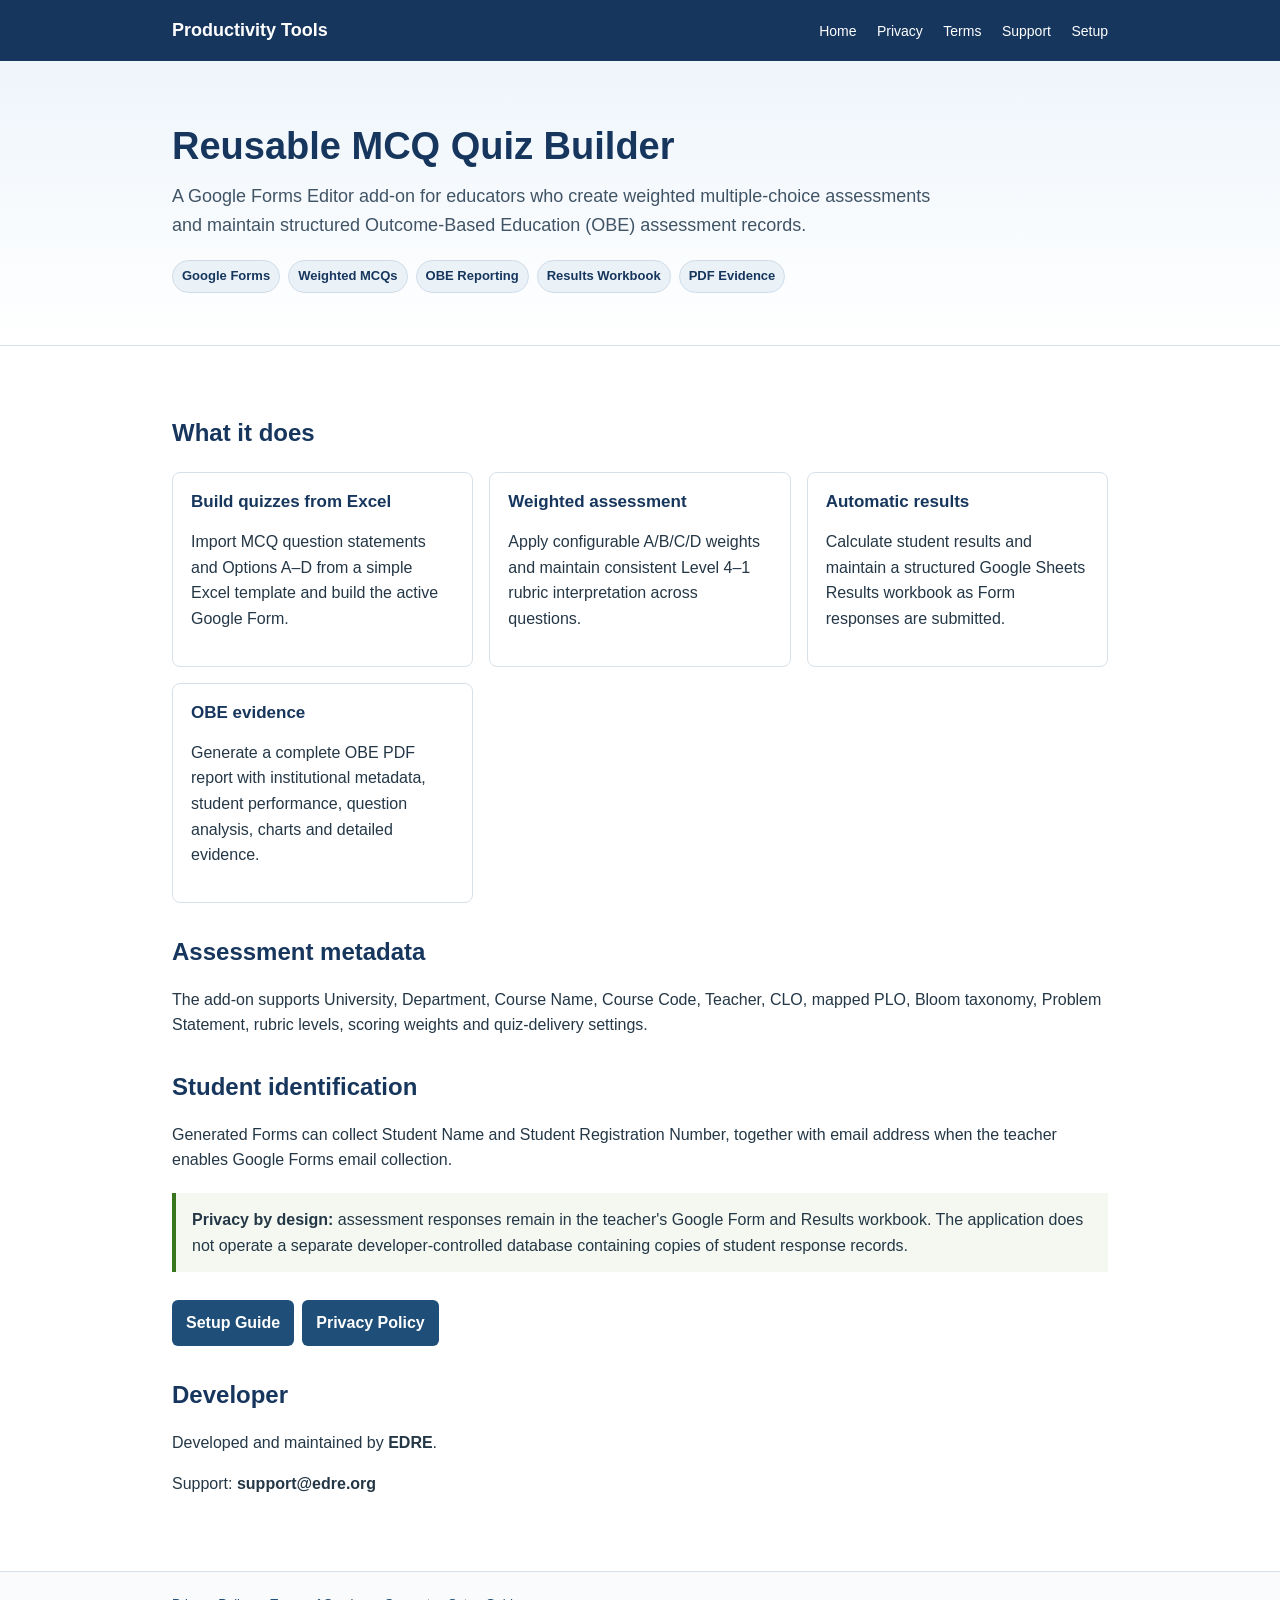
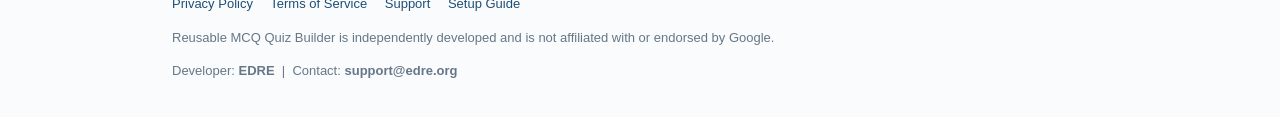
<file: index.html>
<!doctype html>
<html lang="en">
<head>
<meta charset="utf-8">
<meta name="viewport" content="width=device-width,initial-scale=1">
<meta name="description" content="Google Forms Editor add-on for weighted MCQ assessments and OBE record keeping.">
<title>Reusable MCQ Quiz Builder | Productivity Tools</title>
<link rel="stylesheet" href="style.css">
</head>
<body>
<header><div class="topbar">
<div class="brand">Productivity Tools</div>
<nav aria-label="Primary">
<a href="index.html">Home</a>
<a href="privacy.html">Privacy</a>
<a href="terms.html">Terms</a>
<a href="support.html">Support</a>
<a href="setup.html">Setup</a>
</nav>
</div></header>

<section class="hero"><div class="hero-inner">
<h1>Reusable MCQ Quiz Builder</h1>
<p>A Google Forms Editor add-on for educators who create weighted multiple-choice assessments and maintain structured Outcome-Based Education (OBE) assessment records.</p>
<div class="badges"><span class="badge">Google Forms</span><span class="badge">Weighted MCQs</span><span class="badge">OBE Reporting</span><span class="badge">Results Workbook</span><span class="badge">PDF Evidence</span></div>
</div></section>
<main>
<h2>What it does</h2>
<div class="card-grid">
<div class="card"><h3>Build quizzes from Excel</h3><p>Import MCQ question statements and Options A–D from a simple Excel template and build the active Google Form.</p></div>
<div class="card"><h3>Weighted assessment</h3><p>Apply configurable A/B/C/D weights and maintain consistent Level 4–1 rubric interpretation across questions.</p></div>
<div class="card"><h3>Automatic results</h3><p>Calculate student results and maintain a structured Google Sheets Results workbook as Form responses are submitted.</p></div>
<div class="card"><h3>OBE evidence</h3><p>Generate a complete OBE PDF report with institutional metadata, student performance, question analysis, charts and detailed evidence.</p></div>
</div>
<h2>Assessment metadata</h2>
<p>The add-on supports University, Department, Course Name, Course Code, Teacher, CLO, mapped PLO, Bloom taxonomy, Problem Statement, rubric levels, scoring weights and quiz-delivery settings.</p>
<h2>Student identification</h2>
<p>Generated Forms can collect Student Name and Student Registration Number, together with email address when the teacher enables Google Forms email collection.</p>
<div class="notice"><strong>Privacy by design:</strong> assessment responses remain in the teacher's Google Form and Results workbook. The application does not operate a separate developer-controlled database containing copies of student response records.</div>
<p><a class="btn" href="setup.html">Setup Guide</a><a class="btn" href="privacy.html">Privacy Policy</a></p>
<h2>Developer</h2>
<p>Developed and maintained by <strong>EDRE</strong>.</p>
<p>Support: <strong>support@edre.org</strong></p>
</main>

<footer><div class="footer-inner">
<div class="footer-links">
<a href="privacy.html">Privacy Policy</a>
<a href="terms.html">Terms of Service</a>
<a href="support.html">Support</a>
<a href="setup.html">Setup Guide</a>
</div>
<p>Reusable MCQ Quiz Builder is independently developed and is not affiliated with or endorsed by Google.</p>
<p>Developer: <strong>EDRE</strong> &nbsp;|&nbsp; Contact: <strong>support@edre.org</strong></p>
</div></footer>
</body></html>
</file>
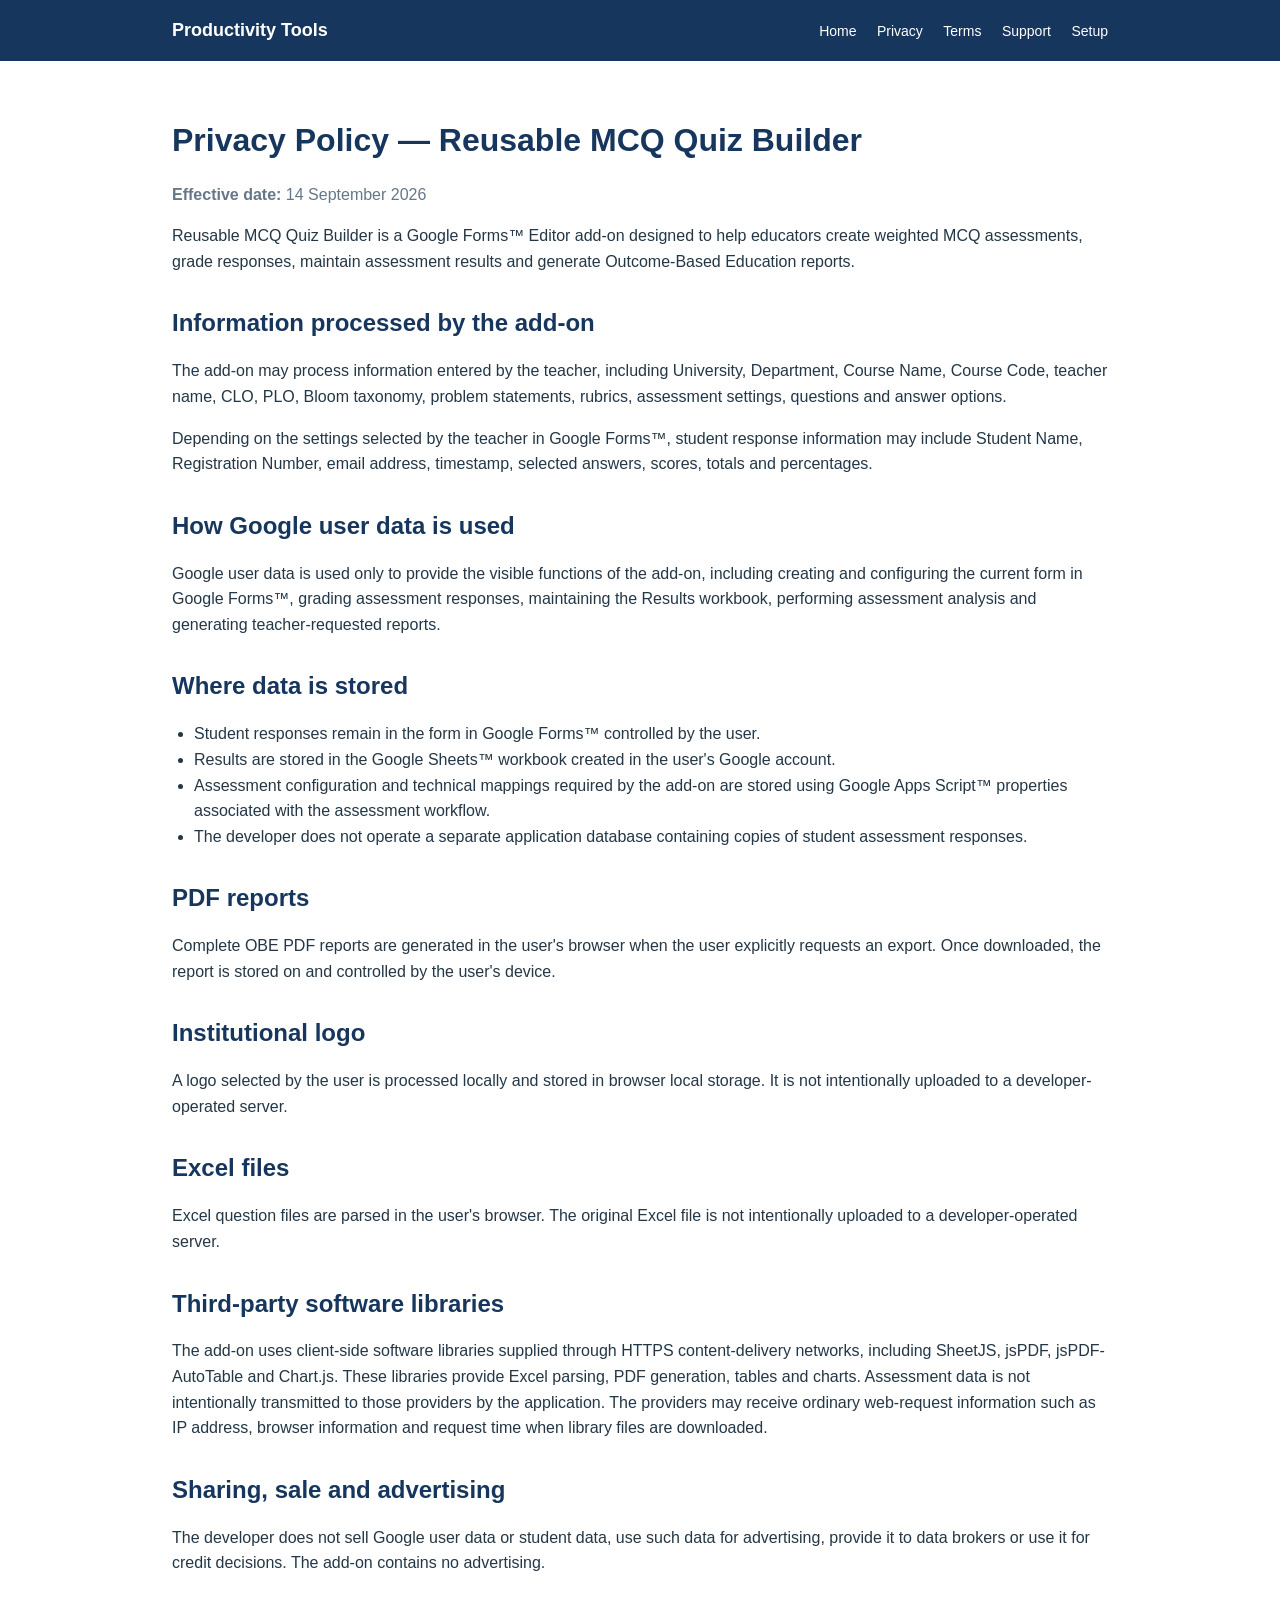
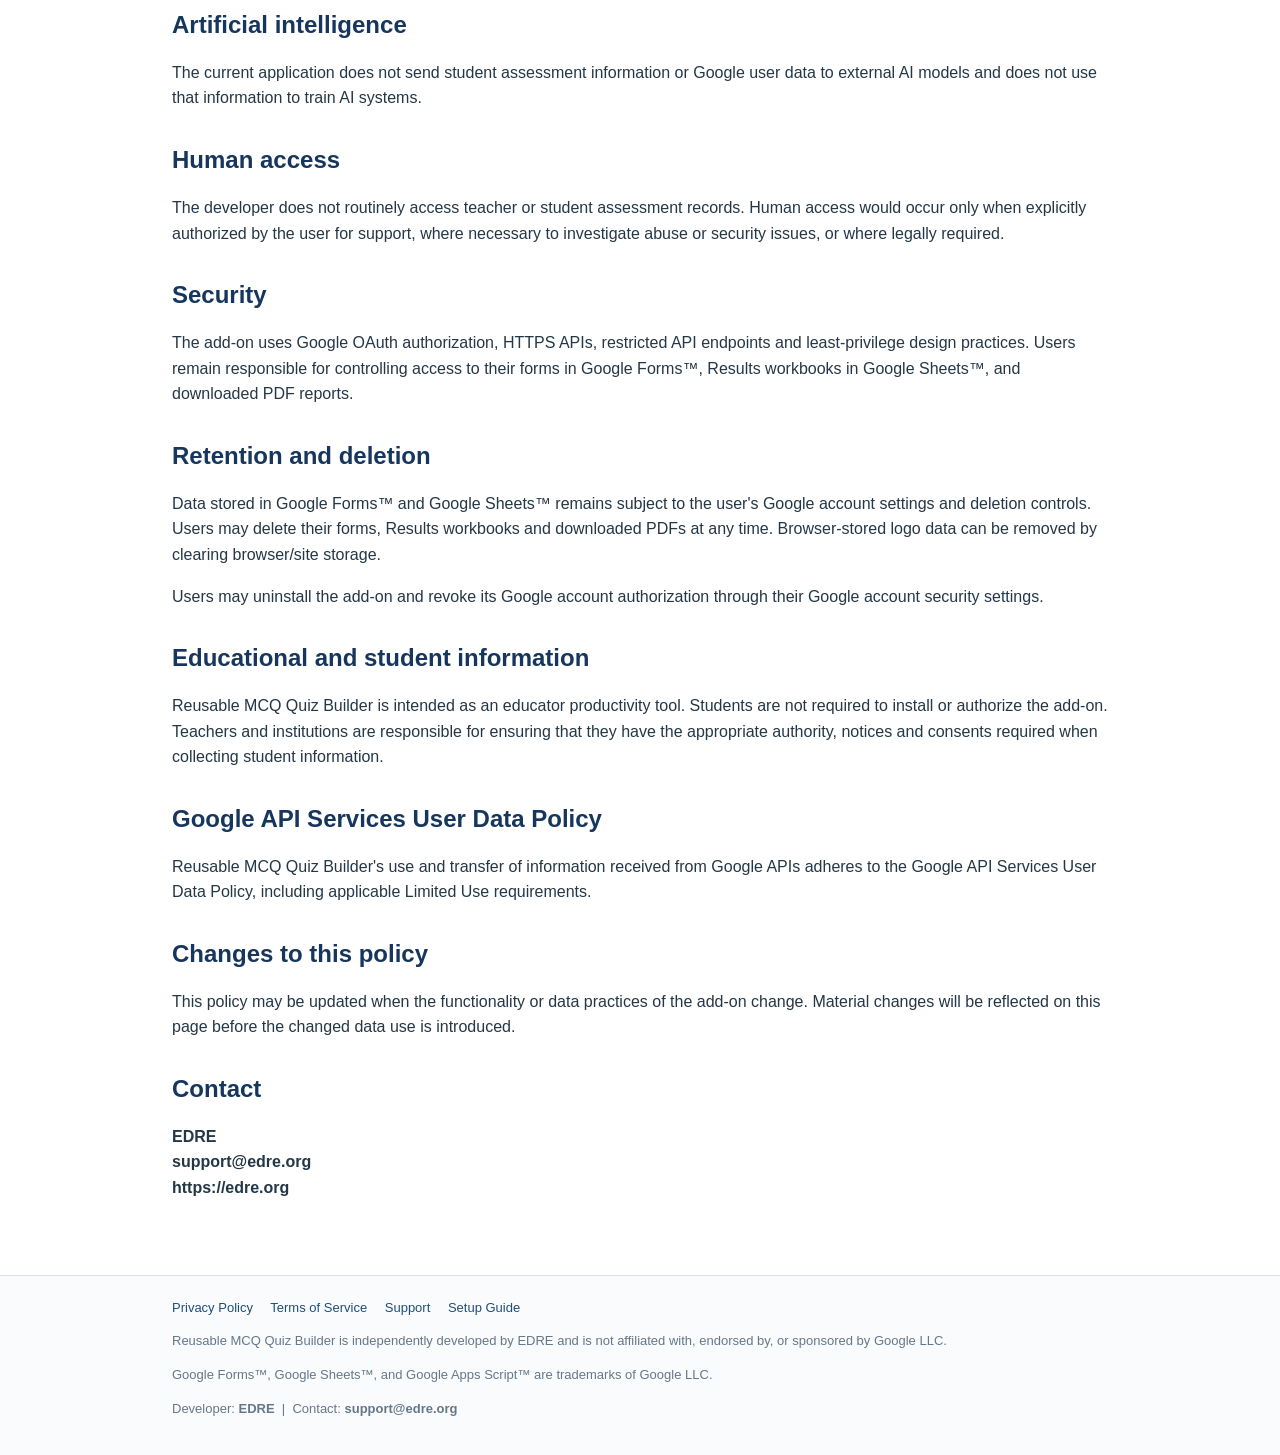
<file: privacy.html>
<!doctype html>
<html lang="en">
<head>
<meta charset="utf-8">
<meta name="viewport" content="width=device-width,initial-scale=1">
<meta name="description" content="Privacy Policy for Reusable MCQ Quiz Builder.">
<title>Privacy Policy | Reusable MCQ Quiz Builder</title>
<link rel="stylesheet" href="style.css">
</head>

<body>

<header>
<div class="topbar">
<div class="brand">Productivity Tools</div>

<nav aria-label="Primary">
<a href="index.html">Home</a>
<a href="privacy.html">Privacy</a>
<a href="terms.html">Terms</a>
<a href="support.html">Support</a>
<a href="setup.html">Setup</a>
</nav>
</div>
</header>

<main>

<h1>Privacy Policy — Reusable MCQ Quiz Builder</h1>

<p class="muted">
<strong>Effective date:</strong> 14 September 2026
</p>

<p>
Reusable MCQ Quiz Builder is a Google Forms™ Editor add-on designed to help educators create weighted MCQ assessments, grade responses, maintain assessment results and generate Outcome-Based Education reports.
</p>

<h2>Information processed by the add-on</h2>

<p>
The add-on may process information entered by the teacher, including University, Department, Course Name, Course Code, teacher name, CLO, PLO, Bloom taxonomy, problem statements, rubrics, assessment settings, questions and answer options.
</p>

<p>
Depending on the settings selected by the teacher in Google Forms™, student response information may include Student Name, Registration Number, email address, timestamp, selected answers, scores, totals and percentages.
</p>

<h2>How Google user data is used</h2>

<p>
Google user data is used only to provide the visible functions of the add-on, including creating and configuring the current form in Google Forms™, grading assessment responses, maintaining the Results workbook, performing assessment analysis and generating teacher-requested reports.
</p>

<h2>Where data is stored</h2>

<ul>
<li>Student responses remain in the form in Google Forms™ controlled by the user.</li>
<li>Results are stored in the Google Sheets™ workbook created in the user's Google account.</li>
<li>Assessment configuration and technical mappings required by the add-on are stored using Google Apps Script™ properties associated with the assessment workflow.</li>
<li>The developer does not operate a separate application database containing copies of student assessment responses.</li>
</ul>

<h2>PDF reports</h2>

<p>
Complete OBE PDF reports are generated in the user's browser when the user explicitly requests an export. Once downloaded, the report is stored on and controlled by the user's device.
</p>

<h2>Institutional logo</h2>

<p>
A logo selected by the user is processed locally and stored in browser local storage. It is not intentionally uploaded to a developer-operated server.
</p>

<h2>Excel files</h2>

<p>
Excel question files are parsed in the user's browser. The original Excel file is not intentionally uploaded to a developer-operated server.
</p>

<h2>Third-party software libraries</h2>

<p>
The add-on uses client-side software libraries supplied through HTTPS content-delivery networks, including SheetJS, jsPDF, jsPDF-AutoTable and Chart.js. These libraries provide Excel parsing, PDF generation, tables and charts. Assessment data is not intentionally transmitted to those providers by the application. The providers may receive ordinary web-request information such as IP address, browser information and request time when library files are downloaded.
</p>

<h2>Sharing, sale and advertising</h2>

<p>
The developer does not sell Google user data or student data, use such data for advertising, provide it to data brokers or use it for credit decisions. The add-on contains no advertising.
</p>

<h2>Artificial intelligence</h2>

<p>
The current application does not send student assessment information or Google user data to external AI models and does not use that information to train AI systems.
</p>

<h2>Human access</h2>

<p>
The developer does not routinely access teacher or student assessment records. Human access would occur only when explicitly authorized by the user for support, where necessary to investigate abuse or security issues, or where legally required.
</p>

<h2>Security</h2>

<p>
The add-on uses Google OAuth authorization, HTTPS APIs, restricted API endpoints and least-privilege design practices. Users remain responsible for controlling access to their forms in Google Forms™, Results workbooks in Google Sheets™, and downloaded PDF reports.
</p>

<h2>Retention and deletion</h2>

<p>
Data stored in Google Forms™ and Google Sheets™ remains subject to the user's Google account settings and deletion controls. Users may delete their forms, Results workbooks and downloaded PDFs at any time. Browser-stored logo data can be removed by clearing browser/site storage.
</p>

<p>
Users may uninstall the add-on and revoke its Google account authorization through their Google account security settings.
</p>

<h2>Educational and student information</h2>

<p>
Reusable MCQ Quiz Builder is intended as an educator productivity tool. Students are not required to install or authorize the add-on. Teachers and institutions are responsible for ensuring that they have the appropriate authority, notices and consents required when collecting student information.
</p>

<h2>Google API Services User Data Policy</h2>

<p>
Reusable MCQ Quiz Builder's use and transfer of information received from Google APIs adheres to the Google API Services User Data Policy, including applicable Limited Use requirements.
</p>

<h2>Changes to this policy</h2>

<p>
This policy may be updated when the functionality or data practices of the add-on change. Material changes will be reflected on this page before the changed data use is introduced.
</p>

<h2>Contact</h2>

<p>
<strong>EDRE</strong><br>
<strong>support@edre.org</strong><br>
<strong>https://edre.org</strong>
</p>

</main>

<footer>
<div class="footer-inner">

<div class="footer-links">
<a href="privacy.html">Privacy Policy</a>
<a href="terms.html">Terms of Service</a>
<a href="support.html">Support</a>
<a href="setup.html">Setup Guide</a>
</div>

<p>
Reusable MCQ Quiz Builder is independently developed by EDRE and is not affiliated with, endorsed by, or sponsored by Google LLC.
</p>

<p>
Google Forms™, Google Sheets™, and Google Apps Script™ are trademarks of Google LLC.
</p>

<p>
Developer: <strong>EDRE</strong>
&nbsp;|&nbsp;
Contact: <strong>support@edre.org</strong>
</p>

</div>
</footer>

</body>
</html>
</file>
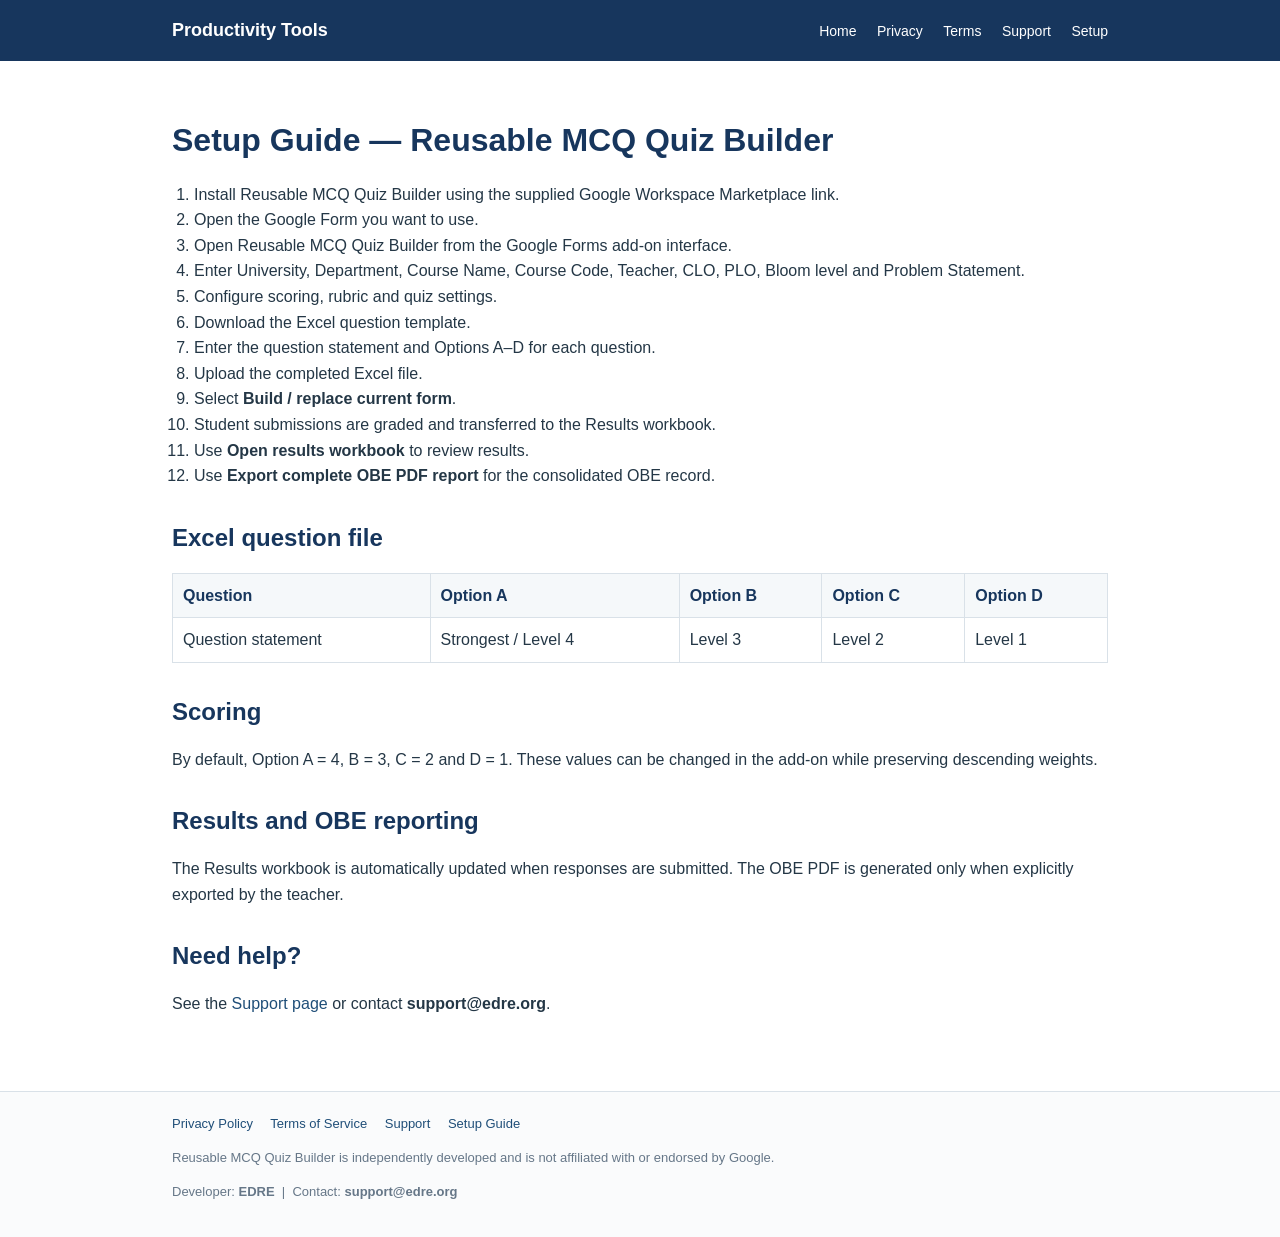
<file: setup.html>
<!doctype html>
<html lang="en">
<head>
<meta charset="utf-8">
<meta name="viewport" content="width=device-width,initial-scale=1">
<meta name="description" content="Setup guide for Reusable MCQ Quiz Builder.">
<title>Setup Guide | Reusable MCQ Quiz Builder</title>
<link rel="stylesheet" href="style.css">
</head>
<body>
<header><div class="topbar">
<div class="brand">Productivity Tools</div>
<nav aria-label="Primary">
<a href="index.html">Home</a>
<a href="privacy.html">Privacy</a>
<a href="terms.html">Terms</a>
<a href="support.html">Support</a>
<a href="setup.html">Setup</a>
</nav>
</div></header>

<main>
<h1>Setup Guide — Reusable MCQ Quiz Builder</h1>
<ol>
<li>Install Reusable MCQ Quiz Builder using the supplied Google Workspace Marketplace link.</li>
<li>Open the Google Form you want to use.</li>
<li>Open Reusable MCQ Quiz Builder from the Google Forms add-on interface.</li>
<li>Enter University, Department, Course Name, Course Code, Teacher, CLO, PLO, Bloom level and Problem Statement.</li>
<li>Configure scoring, rubric and quiz settings.</li>
<li>Download the Excel question template.</li>
<li>Enter the question statement and Options A–D for each question.</li>
<li>Upload the completed Excel file.</li>
<li>Select <strong>Build / replace current form</strong>.</li>
<li>Student submissions are graded and transferred to the Results workbook.</li>
<li>Use <strong>Open results workbook</strong> to review results.</li>
<li>Use <strong>Export complete OBE PDF report</strong> for the consolidated OBE record.</li>
</ol>
<h2>Excel question file</h2>
<table><thead><tr><th>Question</th><th>Option A</th><th>Option B</th><th>Option C</th><th>Option D</th></tr></thead>
<tbody><tr><td>Question statement</td><td>Strongest / Level 4</td><td>Level 3</td><td>Level 2</td><td>Level 1</td></tr></tbody></table>
<h2>Scoring</h2><p>By default, Option A = 4, B = 3, C = 2 and D = 1. These values can be changed in the add-on while preserving descending weights.</p>
<h2>Results and OBE reporting</h2><p>The Results workbook is automatically updated when responses are submitted. The OBE PDF is generated only when explicitly exported by the teacher.</p>
<h2>Need help?</h2><p>See the <a href="support.html">Support page</a> or contact <strong>support@edre.org</strong>.</p>
</main>

<footer><div class="footer-inner">
<div class="footer-links">
<a href="privacy.html">Privacy Policy</a>
<a href="terms.html">Terms of Service</a>
<a href="support.html">Support</a>
<a href="setup.html">Setup Guide</a>
</div>
<p>Reusable MCQ Quiz Builder is independently developed and is not affiliated with or endorsed by Google.</p>
<p>Developer: <strong>EDRE</strong> &nbsp;|&nbsp; Contact: <strong>support@edre.org</strong></p>
</div></footer>
</body></html>
</file>
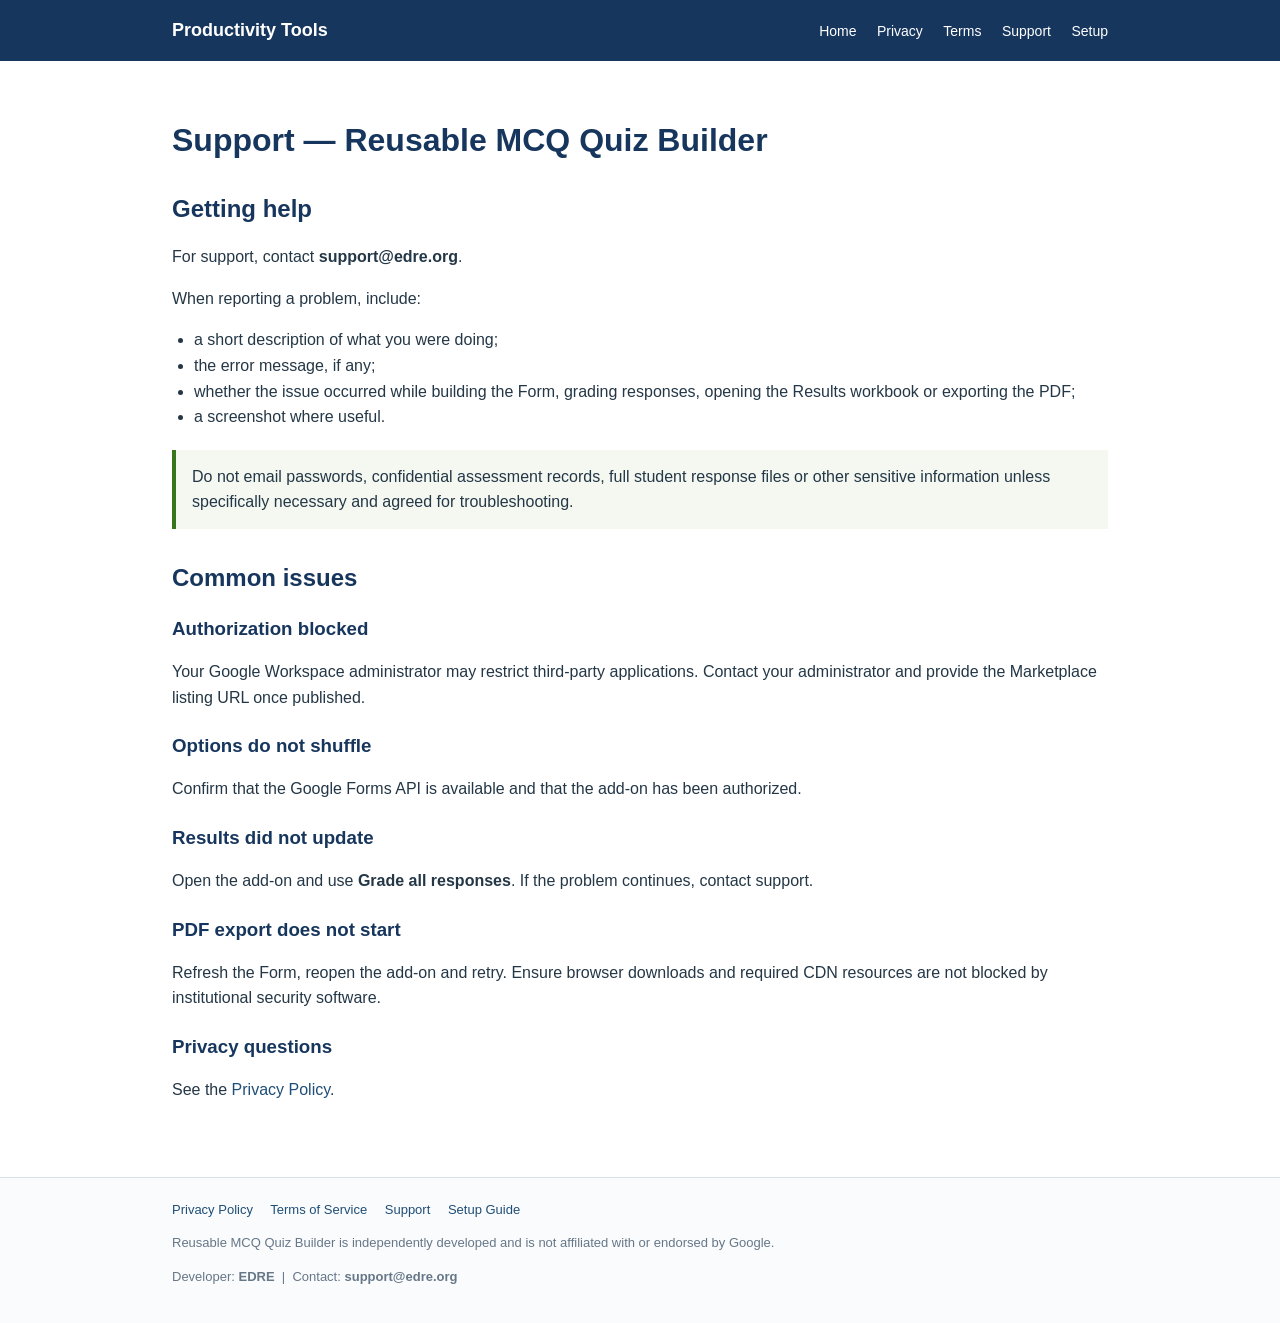
<file: support.html>
<!doctype html>
<html lang="en">
<head>
<meta charset="utf-8">
<meta name="viewport" content="width=device-width,initial-scale=1">
<meta name="description" content="Support information for Reusable MCQ Quiz Builder.">
<title>Support | Reusable MCQ Quiz Builder</title>
<link rel="stylesheet" href="style.css">
</head>
<body>
<header><div class="topbar">
<div class="brand">Productivity Tools</div>
<nav aria-label="Primary">
<a href="index.html">Home</a>
<a href="privacy.html">Privacy</a>
<a href="terms.html">Terms</a>
<a href="support.html">Support</a>
<a href="setup.html">Setup</a>
</nav>
</div></header>

<main>
<h1>Support — Reusable MCQ Quiz Builder</h1>
<h2>Getting help</h2><p>For support, contact <strong>support@edre.org</strong>.</p>
<p>When reporting a problem, include:</p>
<ul><li>a short description of what you were doing;</li><li>the error message, if any;</li><li>whether the issue occurred while building the Form, grading responses, opening the Results workbook or exporting the PDF;</li><li>a screenshot where useful.</li></ul>
<div class="notice">Do not email passwords, confidential assessment records, full student response files or other sensitive information unless specifically necessary and agreed for troubleshooting.</div>
<h2>Common issues</h2>
<h3>Authorization blocked</h3><p>Your Google Workspace administrator may restrict third-party applications. Contact your administrator and provide the Marketplace listing URL once published.</p>
<h3>Options do not shuffle</h3><p>Confirm that the Google Forms API is available and that the add-on has been authorized.</p>
<h3>Results did not update</h3><p>Open the add-on and use <strong>Grade all responses</strong>. If the problem continues, contact support.</p>
<h3>PDF export does not start</h3><p>Refresh the Form, reopen the add-on and retry. Ensure browser downloads and required CDN resources are not blocked by institutional security software.</p>
<h3>Privacy questions</h3><p>See the <a href="privacy.html">Privacy Policy</a>.</p>
</main>

<footer><div class="footer-inner">
<div class="footer-links">
<a href="privacy.html">Privacy Policy</a>
<a href="terms.html">Terms of Service</a>
<a href="support.html">Support</a>
<a href="setup.html">Setup Guide</a>
</div>
<p>Reusable MCQ Quiz Builder is independently developed and is not affiliated with or endorsed by Google.</p>
<p>Developer: <strong>EDRE</strong> &nbsp;|&nbsp; Contact: <strong>support@edre.org</strong></p>
</div></footer>
</body></html>
</file>
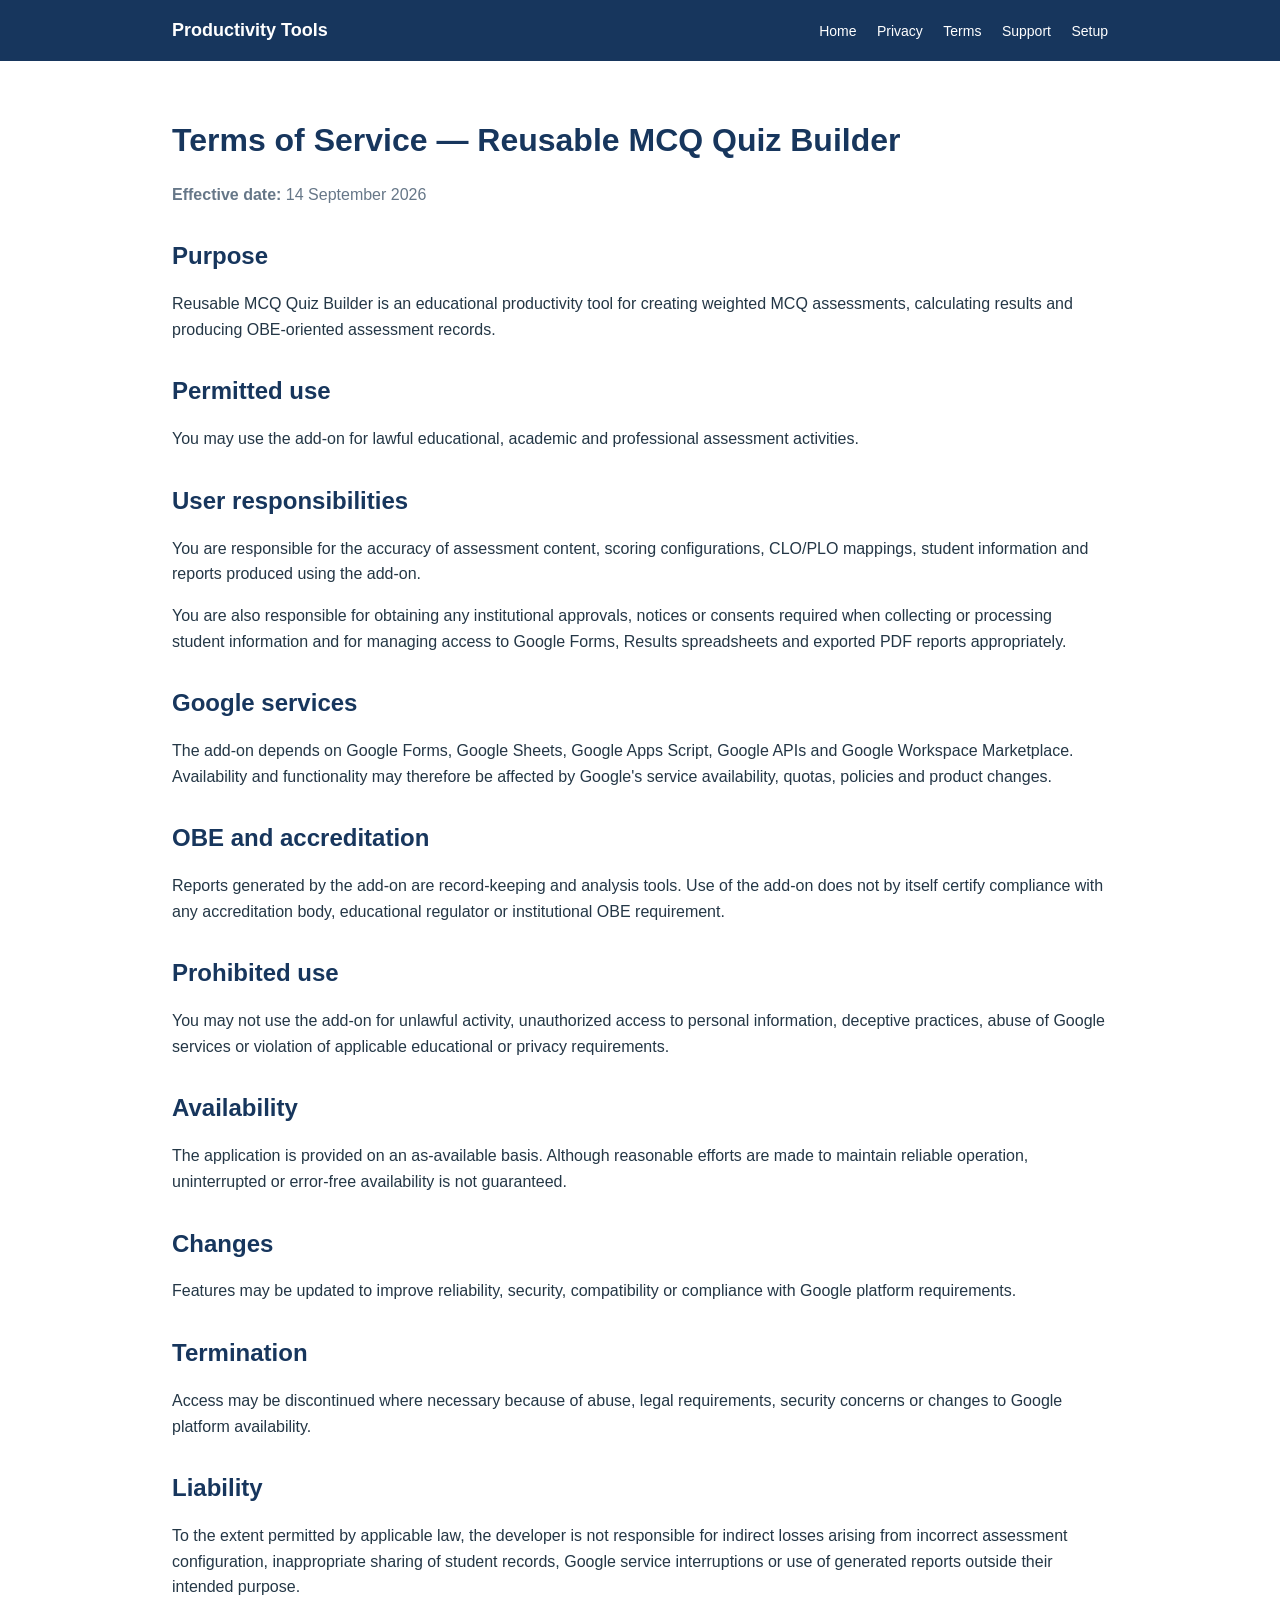
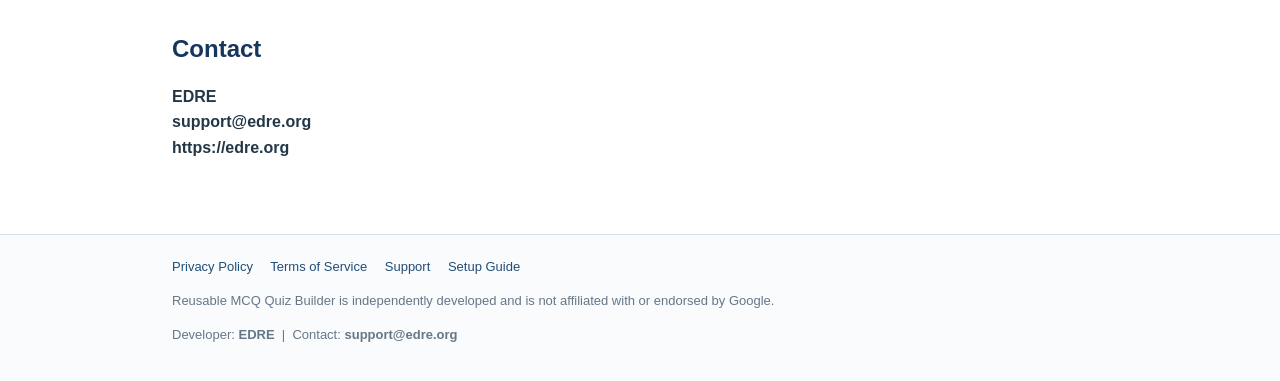
<file: terms.html>
<!doctype html>
<html lang="en">
<head>
<meta charset="utf-8">
<meta name="viewport" content="width=device-width,initial-scale=1">
<meta name="description" content="Terms of Service for Reusable MCQ Quiz Builder.">
<title>Terms of Service | Reusable MCQ Quiz Builder</title>
<link rel="stylesheet" href="style.css">
</head>
<body>
<header><div class="topbar">
<div class="brand">Productivity Tools</div>
<nav aria-label="Primary">
<a href="index.html">Home</a>
<a href="privacy.html">Privacy</a>
<a href="terms.html">Terms</a>
<a href="support.html">Support</a>
<a href="setup.html">Setup</a>
</nav>
</div></header>

<main>
<h1>Terms of Service — Reusable MCQ Quiz Builder</h1>
<p class="muted"><strong>Effective date:</strong> 14 September 2026</p>
<h2>Purpose</h2><p>Reusable MCQ Quiz Builder is an educational productivity tool for creating weighted MCQ assessments, calculating results and producing OBE-oriented assessment records.</p>
<h2>Permitted use</h2><p>You may use the add-on for lawful educational, academic and professional assessment activities.</p>
<h2>User responsibilities</h2><p>You are responsible for the accuracy of assessment content, scoring configurations, CLO/PLO mappings, student information and reports produced using the add-on.</p><p>You are also responsible for obtaining any institutional approvals, notices or consents required when collecting or processing student information and for managing access to Google Forms, Results spreadsheets and exported PDF reports appropriately.</p>
<h2>Google services</h2><p>The add-on depends on Google Forms, Google Sheets, Google Apps Script, Google APIs and Google Workspace Marketplace. Availability and functionality may therefore be affected by Google's service availability, quotas, policies and product changes.</p>
<h2>OBE and accreditation</h2><p>Reports generated by the add-on are record-keeping and analysis tools. Use of the add-on does not by itself certify compliance with any accreditation body, educational regulator or institutional OBE requirement.</p>
<h2>Prohibited use</h2><p>You may not use the add-on for unlawful activity, unauthorized access to personal information, deceptive practices, abuse of Google services or violation of applicable educational or privacy requirements.</p>
<h2>Availability</h2><p>The application is provided on an as-available basis. Although reasonable efforts are made to maintain reliable operation, uninterrupted or error-free availability is not guaranteed.</p>
<h2>Changes</h2><p>Features may be updated to improve reliability, security, compatibility or compliance with Google platform requirements.</p>
<h2>Termination</h2><p>Access may be discontinued where necessary because of abuse, legal requirements, security concerns or changes to Google platform availability.</p>
<h2>Liability</h2><p>To the extent permitted by applicable law, the developer is not responsible for indirect losses arising from incorrect assessment configuration, inappropriate sharing of student records, Google service interruptions or use of generated reports outside their intended purpose.</p>
<h2>Contact</h2><p><strong>EDRE</strong><br><strong>support@edre.org</strong><br><strong>https://edre.org</strong></p>
</main>

<footer><div class="footer-inner">
<div class="footer-links">
<a href="privacy.html">Privacy Policy</a>
<a href="terms.html">Terms of Service</a>
<a href="support.html">Support</a>
<a href="setup.html">Setup Guide</a>
</div>
<p>Reusable MCQ Quiz Builder is independently developed and is not affiliated with or endorsed by Google.</p>
<p>Developer: <strong>EDRE</strong> &nbsp;|&nbsp; Contact: <strong>support@edre.org</strong></p>
</div></footer>
</body></html>
</file>
<file: style.css>
:root{--navy:#17365d;--blue:#1f4e78;--green:#38761d;--ink:#243746;--muted:#667788;--line:#d9e1e8;--soft:#f5f8fa;--white:#fff;--max:980px}
*{box-sizing:border-box}html{scroll-behavior:smooth}
body{margin:0;font-family:Arial,Helvetica,sans-serif;color:var(--ink);background:var(--white);line-height:1.6}
a{color:var(--blue);text-decoration:none}a:hover{text-decoration:underline}
header{background:var(--navy);color:var(--white)}
.topbar{max-width:var(--max);margin:0 auto;padding:16px 22px;display:flex;align-items:center;justify-content:space-between;gap:20px}
.brand{font-size:18px;font-weight:700}nav a{color:#fff;margin-left:16px;font-size:14px}
.hero{background:linear-gradient(180deg,#eef5fb 0%,#fff 100%);border-bottom:1px solid var(--line)}
.hero-inner{max-width:var(--max);margin:0 auto;padding:64px 22px 52px}.hero h1{margin:0 0 14px;color:var(--navy);font-size:38px;line-height:1.15}
.hero p{max-width:760px;margin:0;font-size:18px;color:#405466}
.badges{margin-top:20px;display:flex;flex-wrap:wrap;gap:8px}.badge{background:#eaf2f8;color:var(--navy);border:1px solid #cfdce8;padding:5px 9px;border-radius:999px;font-size:13px;font-weight:700}
main{max-width:var(--max);margin:0 auto;padding:38px 22px 58px}h1,h2,h3{color:var(--navy);line-height:1.25}h2{margin-top:34px}h3{margin-top:24px}
.card-grid{display:grid;grid-template-columns:repeat(auto-fit,minmax(230px,1fr));gap:16px;margin:24px 0}
.card{border:1px solid var(--line);border-radius:8px;padding:18px;background:#fff}.card h3{margin-top:0;font-size:17px}
.notice{background:#f4f8f1;border-left:4px solid var(--green);padding:14px 16px;margin:20px 0}.muted{color:var(--muted)}
.btn{display:inline-block;background:var(--blue);color:#fff;padding:10px 14px;border-radius:6px;font-weight:700;margin:8px 8px 0 0}.btn:hover{text-decoration:none;background:#173f62}
table{width:100%;border-collapse:collapse;margin:18px 0}th,td{border:1px solid var(--line);padding:9px 10px;text-align:left;vertical-align:top}th{background:var(--soft);color:var(--navy)}
footer{border-top:1px solid var(--line);background:#fafbfc}.footer-inner{max-width:var(--max);margin:0 auto;padding:22px;font-size:13px;color:var(--muted)}.footer-links a{margin-right:14px}
ul,ol{padding-left:22px}
@media(max-width:700px){.topbar{display:block}nav{margin-top:10px}nav a{margin:0 12px 0 0}.hero h1{font-size:30px}}
</file>
